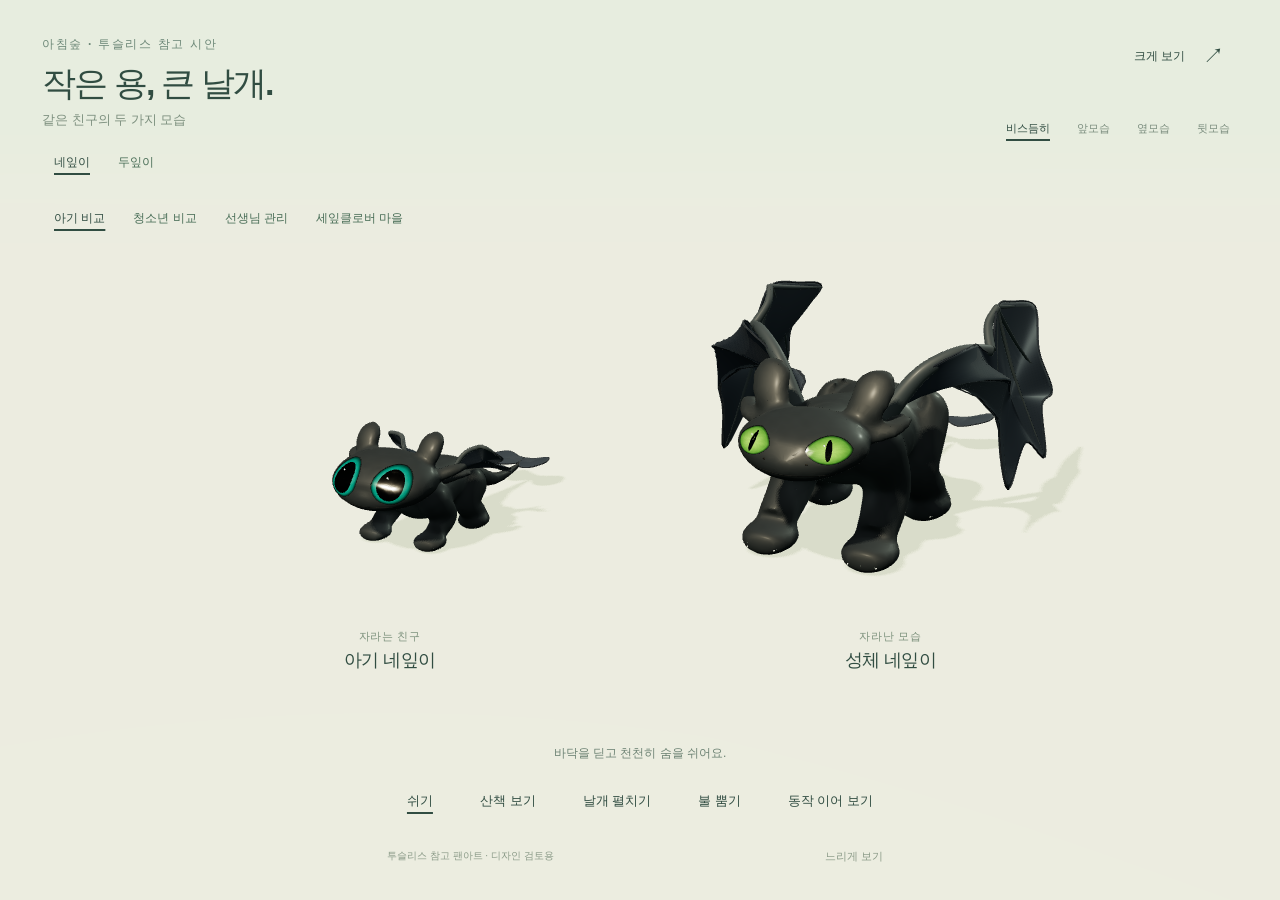
<file: index.html>
<!doctype html>
<html lang="ko">
  <head>
    <meta charset="UTF-8" />
    <meta name="viewport" content="width=device-width, initial-scale=1.0" />
    <meta name="theme-color" content="#e7eddf" />
    <title>아침숲 · 투슬리스 참고 시안</title>
    <script type="module" crossorigin src="/assets/review-CbpDLfbZ.js"></script>
    <link rel="modulepreload" crossorigin href="/assets/style-B0EQ9ZNn.js">
    <link rel="modulepreload" crossorigin href="/assets/locomotion-C21QtTsN.js">
    <link rel="modulepreload" crossorigin href="/assets/fireBreathEffect-CRPmbxVK.js">
    <link rel="stylesheet" crossorigin href="/assets/style-PFVffYE_.css">
  </head>
  <body>
    <main id="review" aria-label="아기 용과 최종 용 3D 디자인 비교">
      <canvas
        id="scene"
        aria-label="실제 3D 용의 움직임을 보여주는 장면"
      ></canvas>
      <header class="topbar">
        <div>
          <span id="design-title" class="eyebrow"
            >아침숲 · 투슬리스 참고 시안</span
          >
          <h1>작은 용, 큰 날개.</h1>
          <p>같은 친구의 두 가지 모습</p>
          <nav class="style-switcher" aria-label="용 디자인 선택">
            <a href="/?style=night" data-style="night">네잎이</a>
            <a href="/?style=sun" data-style="sun">두잎이</a>
          </nav>
          <nav class="style-switcher" aria-label="성장 단계 비교">
            <a href="/?stage=baby" data-stage="baby">아기 비교</a>
            <a href="/?stage=teen" data-stage="teen">청소년 비교</a>
            <a id="kiosk-link" href="/kiosk.html">선생님 관리</a>
            <a id="village-link" href="/village.html">세잎클로버 마을</a>
          </nav>
        </div>
        <button id="fullscreen" class="quiet" aria-label="전체 화면으로 보기">
          크게 보기 <span aria-hidden="true">↗</span>
        </button>
      </header>
      <nav class="view-controls" aria-label="캐릭터를 보는 방향">
        <button data-angle="threeQuarter" aria-pressed="true">비스듬히</button>
        <button data-angle="front" aria-pressed="false">앞모습</button>
        <button data-angle="side" aria-pressed="false">옆모습</button>
        <button data-angle="back" aria-pressed="false">뒷모습</button>
      </nav>
      <div id="baby-label" class="character-label">
        <span>자라는 친구</span><strong id="baby-name">아기 용</strong>
      </div>
      <div id="final-label" class="character-label">
        <span>자라난 모습</span><strong id="final-name">성체 용</strong>
      </div>
      <div id="loading" role="status">
        <span class="loading-dot"></span>두 친구를 불러오는 중…
      </div>
      <div id="error" role="alert" hidden>
        <strong>캐릭터를 불러오지 못했어요.</strong>
        <p id="error-detail"></p>
        <button id="retry">다시 불러오기</button>
      </div>
      <footer class="bottom-ui">
        <div id="motion-caption" aria-live="polite">
          바닥을 딛고 천천히 숨을 쉬어요.
        </div>
        <nav class="actions" aria-label="캐릭터 동작">
          <button id="idle" aria-pressed="true">쉬기</button>
          <button id="walk" aria-pressed="false">산책 보기</button>
          <button id="wings" aria-pressed="false">날개 펼치기</button>
          <button id="fire" aria-pressed="false">불 뿜기</button>
          <button id="sequence" aria-pressed="false">동작 이어 보기</button>
        </nav>
        <div class="review-meta">
          <span id="design-notice">투슬리스 참고 팬아트 · 디자인 검토용</span
          ><button id="slow" class="text-button" aria-pressed="false">
            느리게 보기
          </button>
        </div>
      </footer>
    </main>
  </body>
</html>
</file>
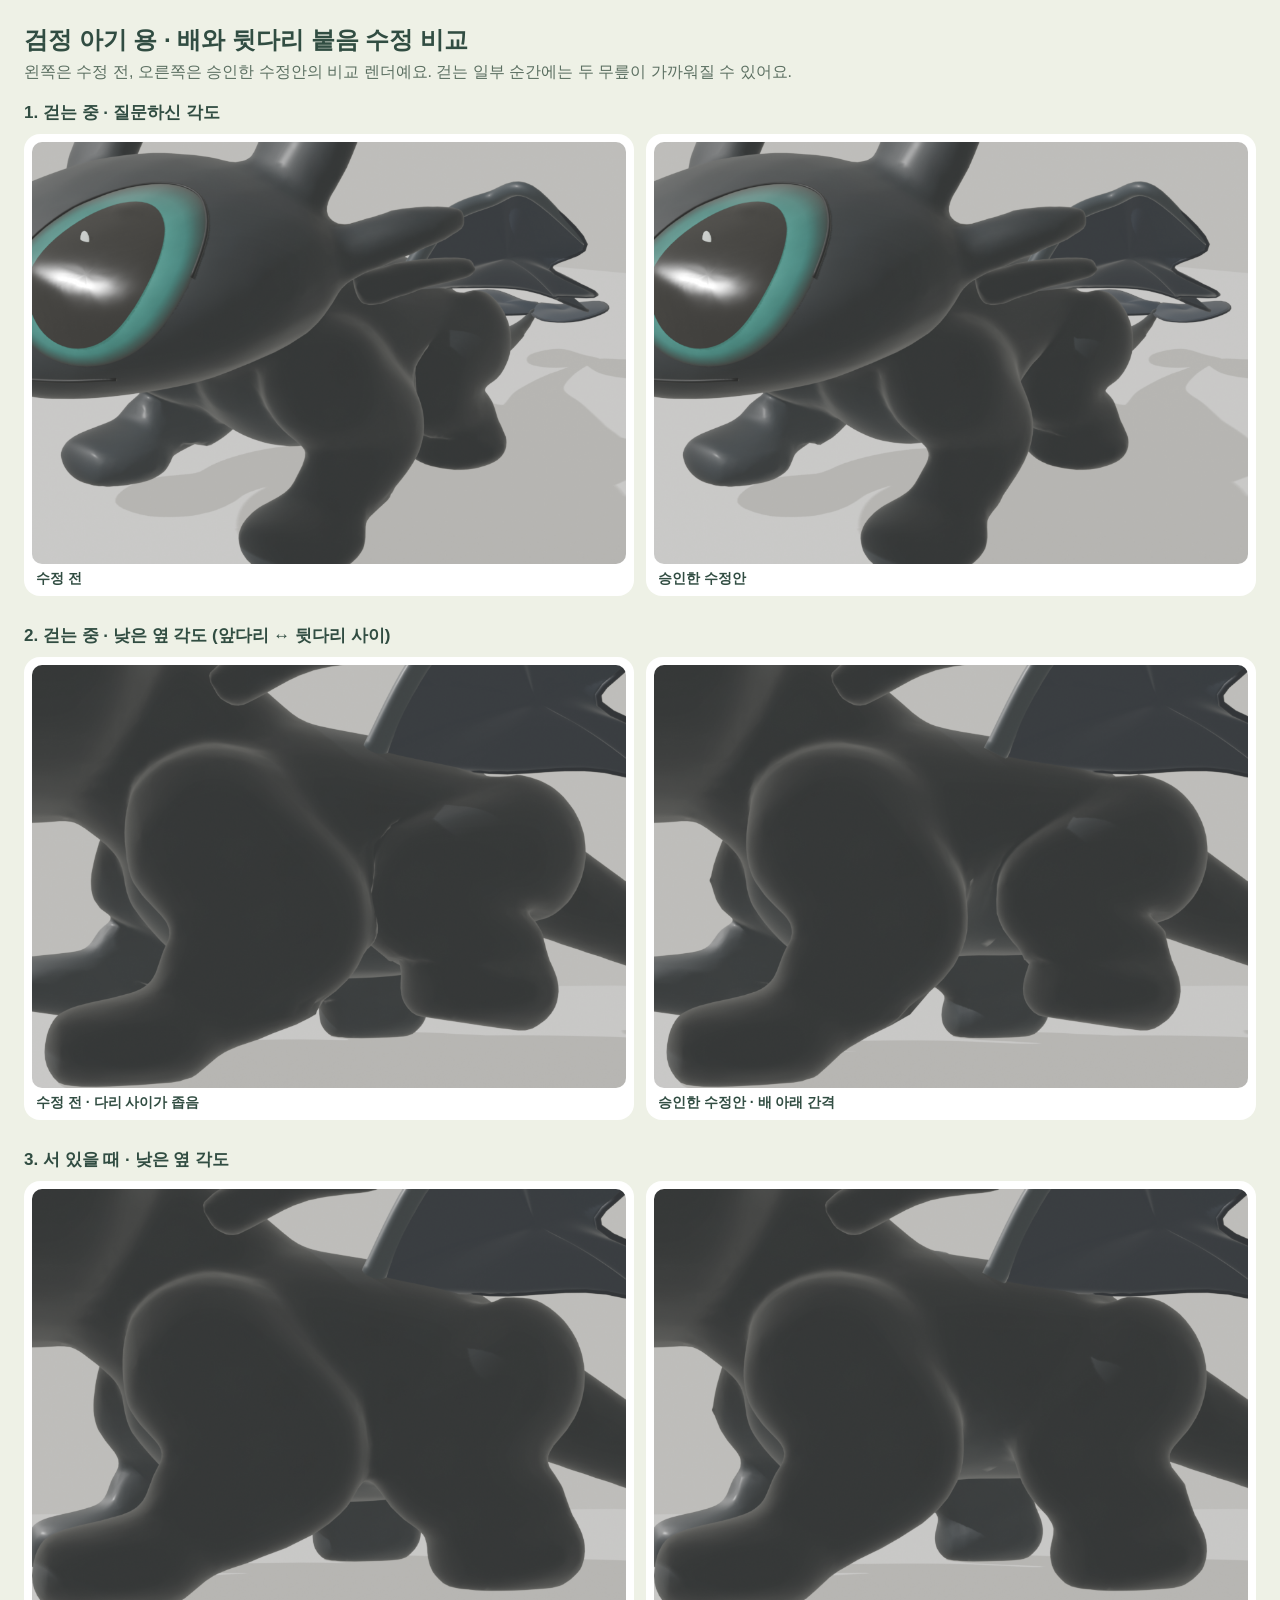
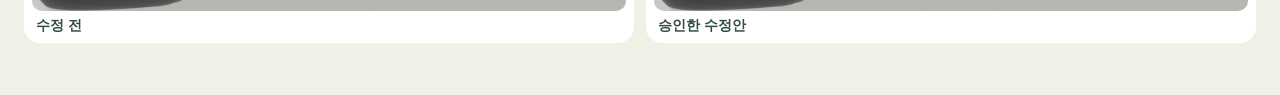
<file: review/belly/index.html>
<!doctype html>
<html lang="ko"><head><meta charset="utf-8"><meta name="viewport" content="width=device-width,initial-scale=1">
<title>검정 아기 용 배·뒷다리 비교</title>
<style>
body{margin:0;padding:24px;font-family:"Apple SD Gothic Neo",sans-serif;background:#eef1e6;color:#314d42}
h1{font-size:24px;margin:0 0 6px}p{margin:0 0 18px;color:#5b6f61}
section{margin-bottom:28px}h2{font-size:17px;margin:0 0 10px}
.pair{display:grid;grid-template-columns:1fr 1fr;gap:12px}
figure{margin:0;background:#fff;border-radius:16px;padding:8px}
img{width:100%;border-radius:10px;display:block}
figcaption{font-size:14px;font-weight:700;padding:6px 4px 0}
</style></head><body>
<h1>검정 아기 용 · 배와 뒷다리 붙음 수정 비교</h1>
<p>왼쪽은 수정 전, 오른쪽은 승인한 수정안의 비교 렌더예요. 걷는 일부 순간에는 두 무릎이 가까워질 수 있어요.</p>
<section><h2>1. 걷는 중 · 질문하신 각도</h2><div class="pair">
<figure><img src="flank-before-threequarter-0.4.png" alt="수정 전 아기 용의 앞쪽 걷기 모습"><figcaption>수정 전</figcaption></figure>
<figure><img src="flank-b-threequarter-0.4.png" alt="승인한 아기 용의 앞쪽 걷기 모습"><figcaption>승인한 수정안</figcaption></figure></div></section>
<section><h2>2. 걷는 중 · 낮은 옆 각도 (앞다리 ↔ 뒷다리 사이)</h2><div class="pair">
<figure><img src="flank-before-low-0.4.png" alt="수정 전 다리 사이가 좁은 걷기 모습"><figcaption>수정 전 · 다리 사이가 좁음</figcaption></figure>
<figure><img src="flank-b-low-0.4.png" alt="수정안의 배 아래 간격이 드러난 걷기 모습"><figcaption>승인한 수정안 · 배 아래 간격</figcaption></figure></div></section>
<section><h2>3. 서 있을 때 · 낮은 옆 각도</h2><div class="pair">
<figure><img src="idle-before-low-0.0.png" alt="수정 전 아기 용의 서 있는 모습"><figcaption>수정 전</figcaption></figure>
<figure><img src="idle-b-low-0.0.png" alt="승인한 아기 용의 서 있는 모습"><figcaption>승인한 수정안</figcaption></figure></div></section>
</body></html>
</file>
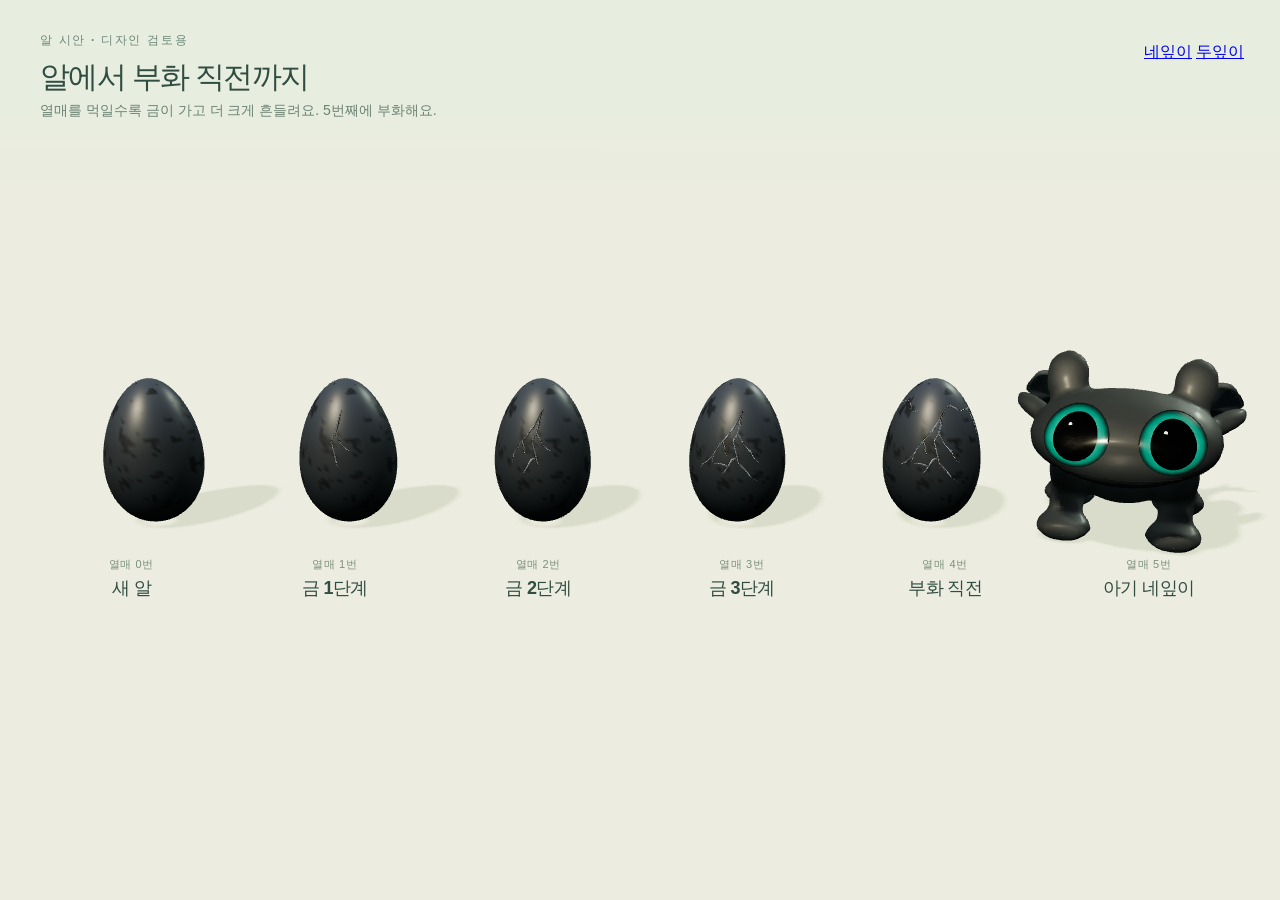
<file: egg.html>
<!doctype html>
<html lang="ko">
  <head>
    <meta charset="UTF-8" />
    <meta name="viewport" content="width=device-width, initial-scale=1.0" />
    <meta name="theme-color" content="#cfe3b4" />
    <title>알 시안 · 아침숲</title>
    <script type="module" crossorigin src="/assets/egg-CIjKZ4kS.js"></script>
    <link rel="modulepreload" crossorigin href="/assets/style-B0EQ9ZNn.js">
    <link rel="modulepreload" crossorigin href="/assets/locomotion-C21QtTsN.js">
    <link rel="modulepreload" crossorigin href="/assets/growth-DF9vfQNn.js">
    <link rel="modulepreload" crossorigin href="/assets/egg-9T8WJPQg.js">
    <link rel="stylesheet" crossorigin href="/assets/style-PFVffYE_.css">
    <link rel="stylesheet" crossorigin href="/assets/egg-YTzlJjcA.css">
  </head>
  <body>
    <main id="egg-review">
      <canvas id="scene" aria-label="열매를 0번부터 4번까지 먹인 알"></canvas>
      <header class="egg-top">
        <div>
          <span class="eyebrow">알 시안 · 디자인 검토용</span>
          <h1 id="egg-title">알에서 부화 직전까지</h1>
          <p>열매를 먹일수록 금이 가고 더 크게 흔들려요. 5번째에 부화해요.</p>
        </div>
        <nav class="style-switcher" aria-label="용 디자인 선택">
          <a href="/egg.html?style=night" data-style="night">네잎이</a>
          <a href="/egg.html?style=sun" data-style="sun">두잎이</a>
        </nav>
      </header>
      <div id="egg-labels" aria-hidden="true"></div>
      <div id="loading" role="status">
        <span class="loading-dot"></span>알을 불러오는 중…
      </div>
      <div id="error" role="alert" hidden>
        <strong>알 시안을 불러오지 못했어요.</strong>
        <p id="error-detail"></p>
      </div>
    </main>
  </body>
</html>
</file>
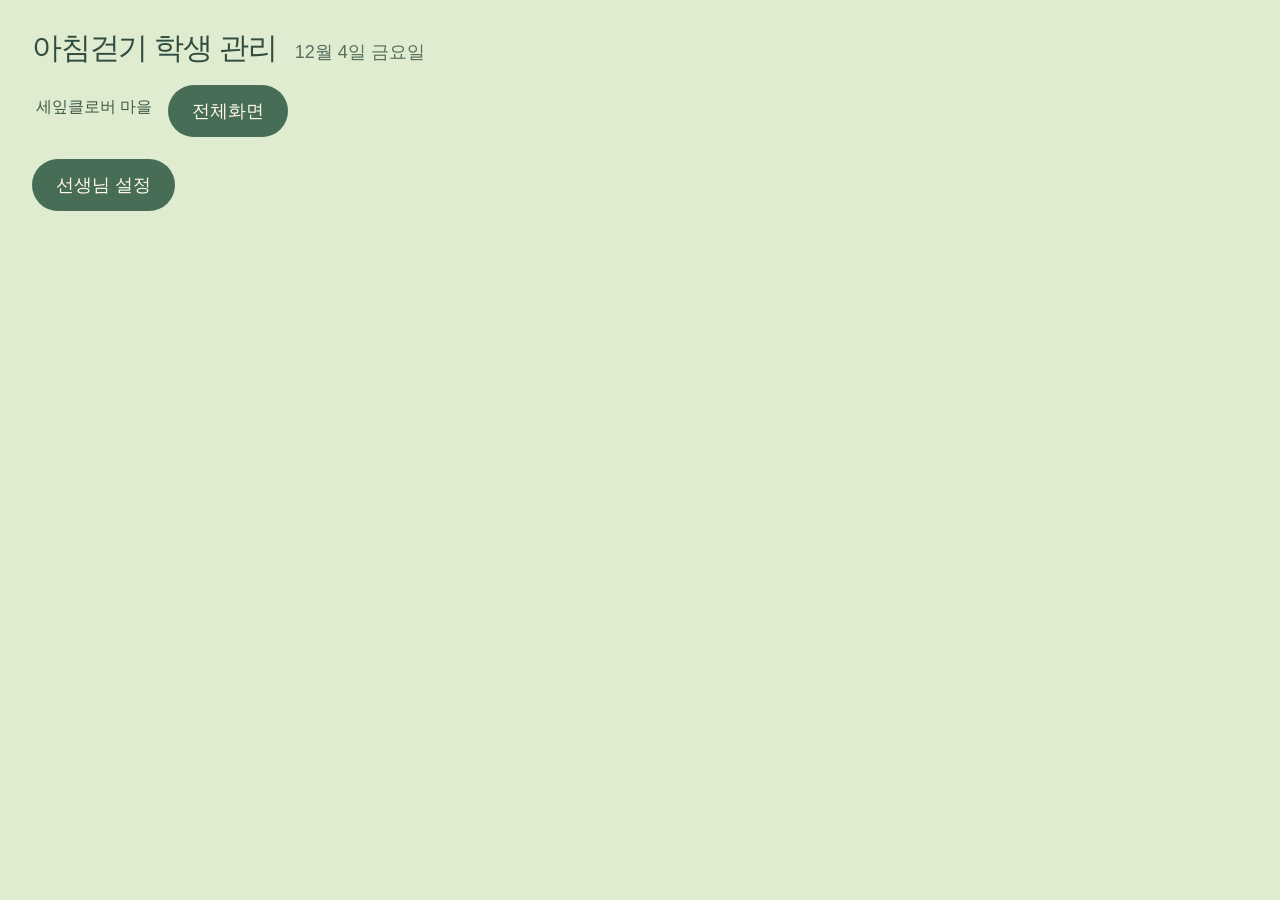
<file: kiosk.html>
<!doctype html>
<html lang="ko">
  <head>
    <meta charset="UTF-8" />
    <meta name="viewport" content="width=device-width, initial-scale=1.0" />
    <meta name="theme-color" content="#cfe3b4" />
    <link rel="manifest" href="/manifest.webmanifest" />
    <link rel="icon" href="/icon-192.png" />
    <title>아침걷기 학생 관리</title>
    <script type="module" crossorigin src="/assets/kiosk-Bw744DFD.js"></script>
    <link rel="modulepreload" crossorigin href="/assets/style-B0EQ9ZNn.js">
    <link rel="modulepreload" crossorigin href="/assets/growth-DF9vfQNn.js">
    <link rel="modulepreload" crossorigin href="/assets/fullscreen-B12VXABH.js">
    <link rel="stylesheet" crossorigin href="/assets/style-PFVffYE_.css">
    <link rel="stylesheet" crossorigin href="/assets/kiosk-B1FqvPnI.css">
  </head>
  <body>
    <main id="kiosk">
      <header class="kiosk-top">
        <h1>아침걷기 학생 관리</h1>
        <p id="kiosk-date"></p>
      </header>
      <nav class="kiosk-links" aria-label="아침숲 화면">
        <a id="village-link" href="/village.html">세잎클로버 마을</a>
        <button id="fullscreen-toggle" class="kiosk-link" type="button" hidden>
          전체화면
        </button>
      </nav>

      <section id="teacher-landing" aria-label="선생님 관리 시작">
        <button id="teacher-open" type="button">선생님 설정</button>
      </section>

      <div id="pin" class="kiosk-dialog" hidden>
        <form
          id="pin-form"
          class="dialog-card"
          role="dialog"
          aria-modal="true"
          aria-labelledby="pin-title"
        >
          <h2 id="pin-title">선생님 비밀번호</h2>
          <p id="pin-guide"></p>
          <input
            id="pin-input"
            type="password"
            inputmode="numeric"
            autocomplete="off"
            maxlength="8"
            aria-labelledby="pin-title"
          />
          <input
            id="pin-again"
            type="password"
            inputmode="numeric"
            autocomplete="off"
            maxlength="8"
            aria-label="비밀번호 한 번 더"
            placeholder="한 번 더 입력"
            hidden
          />
          <p id="pin-error" role="alert"></p>
          <button id="recovery-open" type="button" class="quiet">
            비밀번호를 잊었어요
          </button>
          <div class="dialog-actions">
            <button id="pin-cancel" type="button" class="quiet">취소</button>
            <button type="submit">확인</button>
          </div>
        </form>
      </div>

      <div id="recovery" class="kiosk-dialog" hidden>
        <form
          id="recovery-form"
          class="dialog-card"
          role="dialog"
          aria-modal="true"
          aria-labelledby="recovery-title"
        >
          <h2 id="recovery-title">선생님 비밀번호 복구</h2>
          <p>저장한 복구 코드가 필요해요. 학생 기록은 지워지지 않아요.</p>
          <p class="kiosk-help">
            코드가 없으면 우회할 수 없어요. 현재 브라우저 기록은 지우지 말고,
            따로 보관한 백업을 다른 브라우저에서 가져오세요.
          </p>
          <input
            id="recover-code"
            autocomplete="off"
            aria-label="저장한 복구 코드"
            placeholder="저장한 복구 코드"
          />
          <input
            id="recover-pin"
            type="password"
            inputmode="numeric"
            maxlength="8"
            autocomplete="off"
            aria-label="복구할 새 비밀번호"
            placeholder="새 비밀번호"
          />
          <input
            id="recover-again"
            type="password"
            inputmode="numeric"
            maxlength="8"
            autocomplete="off"
            aria-label="복구할 새 비밀번호 한 번 더"
            placeholder="새 비밀번호 한 번 더"
          />
          <p id="recovery-error" role="alert"></p>
          <div class="dialog-actions">
            <button id="recovery-cancel" type="button" class="quiet">
              취소
            </button>
            <button type="submit">비밀번호 복구</button>
          </div>
        </form>
      </div>

      <section id="teacher-view" hidden aria-label="선생님 화면">
        <div class="teacher-head">
          <div class="teacher-tabs" role="tablist" aria-label="관리 메뉴">
            <button
              id="tab-today"
              type="button"
              role="tab"
              aria-controls="panel-today"
              aria-selected="true"
            >
              오늘
            </button>
            <button
              id="tab-students"
              type="button"
              role="tab"
              aria-controls="panel-students"
              aria-selected="false"
            >
              학생
            </button>
            <button
              id="tab-settings"
              type="button"
              role="tab"
              aria-controls="panel-settings"
              aria-selected="false"
            >
              설정
            </button>
          </div>
          <button id="teacher-close" type="button">잠그고 나가기</button>
        </div>
        <p id="backup-reminder" hidden>
          <span id="backup-reminder-text"></span>
          <button id="backup-now" type="button" class="quiet">지금 백업</button>
        </p>
        <p class="teacher-status">
          <span id="teacher-error" role="alert"></span>
          <span id="teacher-done" role="status"></span>
          <button id="undo" type="button" class="quiet" hidden>되돌리기</button>
        </p>

        <section
          id="panel-today"
          class="teacher-panel"
          role="tabpanel"
          aria-labelledby="tab-today"
        >
          <div class="today-head">
            <label class="today-date"
              >날짜 <input id="today-date" type="date"
            /></label>
            <p id="today-summary"></p>
          </div>
          <p id="today-note" class="kiosk-help"></p>
          <table id="today-table">
            <thead>
              <tr>
                <th>번호</th>
                <th>이름</th>
                <th>열매</th>
                <th><span class="sr-only">대신 주기</span></th>
              </tr>
            </thead>
            <tbody></tbody>
          </table>
        </section>

        <section
          id="panel-students"
          class="teacher-panel"
          role="tabpanel"
          aria-labelledby="tab-students"
          hidden
        >
          <form id="roster-form">
            <label for="roster-input" class="field-title">명단 추가</label>
            <p class="kiosk-help">
              한 줄에 <strong>번호 이름 누적 열매</strong>를 적어요. 열매는
              생략해도 돼요. 이름 아래에서 친구를 바꿀 수 있어요.
            </p>
            <textarea
              id="roster-input"
              rows="5"
              spellcheck="false"
              placeholder="1 김하늘&#10;2 이바다 12"
            ></textarea>
            <button type="submit">명단 추가</button>
          </form>
          <table id="teacher-table">
            <thead>
              <tr>
                <th>번호</th>
                <th>이름</th>
                <th>누적 열매</th>
                <th>단계</th>
                <th>내 용</th>
                <th><span class="sr-only">보관</span></th>
              </tr>
            </thead>
            <tbody></tbody>
          </table>
          <details id="archived-students" hidden>
            <summary id="archived-summary"></summary>
            <ul id="archived-list"></ul>
          </details>
        </section>

        <section
          id="panel-settings"
          class="teacher-panel"
          role="tabpanel"
          aria-labelledby="tab-settings"
          hidden
        >
          <section aria-labelledby="goal-title">
            <h3 id="goal-title">최종 진화</h3>
            <form id="goal-form" class="teacher-row">
              <label class="goal-label"
                >최종 진화까지 열매
                <input
                  id="goal-input"
                  type="number"
                  min="10"
                  max="300"
                  step="1"
                  inputmode="numeric"
                />개</label
              >
              <button id="goal-save" type="submit">저장</button>
            </form>
            <p id="goal-preview" class="kiosk-help"></p>
            <p class="kiosk-help">
              이미 자란 용이 작아지는 변경은 저장되지 않아요.
            </p>
          </section>
          <section aria-labelledby="weekly-goal-title">
            <h3 id="weekly-goal-title">우리 반 주간 선물</h3>
            <form id="daily-goal-form" class="teacher-row">
              <label class="goal-label"
                >하루 기준 열매
                <input
                  id="daily-goal-input"
                  type="number"
                  min="1"
                  max="999"
                  step="1"
                  inputmode="numeric"
                />개
              </label>
              <button id="daily-goal-save" type="submit">하루 기준 저장</button>
            </form>
            <p class="kiosk-help">
              하루 기준 × 이번 주 실제로 열매를 먹은 평일 수가 오늘까지
              목표예요. 한 주에 선물 하나를 순서대로 받고, 이미 받은 선물은 계속
              남아요.
            </p>
            <p id="weekly-settings-summary" class="kiosk-help"></p>
            <p id="decor-history-empty" class="kiosk-help">
              아직 받은 마을 선물이 없어요.
            </p>
            <ul id="decor-history" aria-label="마을 선물 해금 이력"></ul>
          </section>
          <section aria-labelledby="backup-title">
            <h3 id="backup-title">기록 백업과 복원</h3>
            <p class="kiosk-help">
              기록은 이 태블릿 브라우저에만 있어요. 백업 파일은 태블릿 밖에
              보관해 주세요. <span id="backup-last"></span>
            </p>
            <button id="backup-save" type="button">기록 백업 저장</button>
            <button id="backup-damaged" type="button" class="quiet" hidden>
              손상된 원본 따로 저장
            </button>
            <label class="backup-label"
              >백업 파일 선택
              <input
                id="backup-file"
                type="file"
                accept=".json,application/json"
            /></label>
            <p id="backup-preview" role="status"></p>
            <button id="backup-restore" type="button" disabled>
              선택한 백업으로 복원
            </button>
          </section>
          <section aria-labelledby="pin-change-title">
            <h3 id="pin-change-title">선생님 비밀번호</h3>
            <form id="change-pin" class="teacher-row">
              <input
                id="new-pin"
                type="password"
                inputmode="numeric"
                autocomplete="off"
                maxlength="8"
                placeholder="새 비밀번호"
                aria-label="새 비밀번호"
              />
              <input
                id="new-pin-again"
                type="password"
                inputmode="numeric"
                autocomplete="off"
                maxlength="8"
                placeholder="한 번 더 입력"
                aria-label="새 비밀번호 한 번 더"
              />
              <button type="submit">비밀번호 바꾸기</button>
            </form>
            <p class="kiosk-help">
              새 복구 코드를 만들면 이전 코드는 쓸 수 없어요. 2분 동안 조작이
              없으면 이 화면은 잠겨요.
            </p>
            <button id="recovery-create" type="button" class="quiet">
              새 복구 코드 만들기
            </button>
            <output id="recovery-code"></output>
            <button id="recovery-save" type="button" hidden>
              복구 코드 파일 저장
            </button>
          </section>
        </section>
      </section>

      <div id="kiosk-error" role="alert" hidden>
        <strong>학생 기록을 열 수 없어요.</strong>
        <p id="kiosk-error-detail"></p>
        <p>
          기록은 지우지 않았어요. 선생님 화면에서 손상된 원본을 저장한 뒤
          백업으로 복원하세요.
        </p>
      </div>
    </main>
  </body>
</html>
</file>
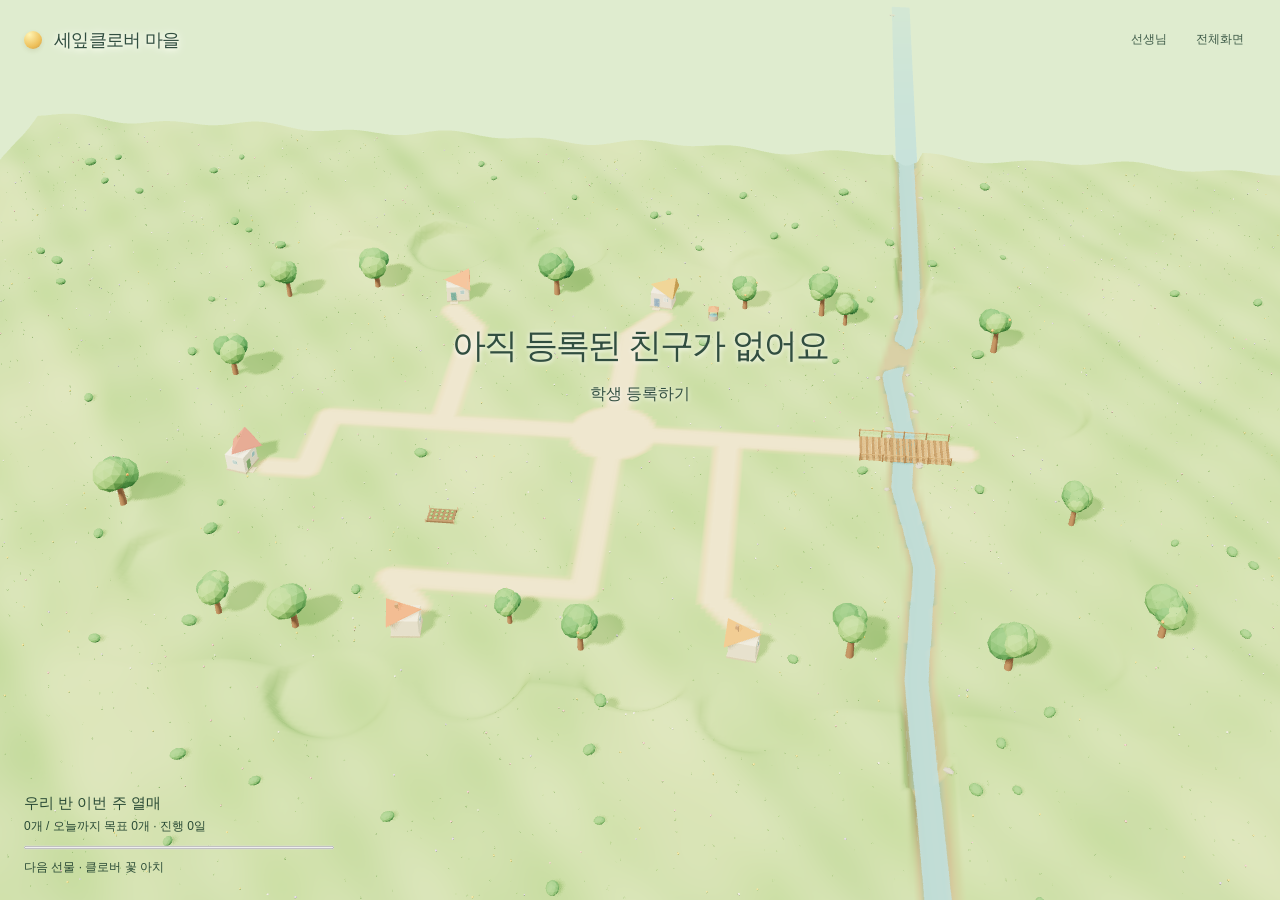
<file: village.html>
<!doctype html>
<html lang="ko">
  <head>
    <meta charset="UTF-8" />
    <meta
      name="viewport"
      content="width=device-width, initial-scale=1.0, viewport-fit=cover"
    />
    <meta name="theme-color" content="#cfe3b4" />
    <link rel="manifest" href="/manifest.webmanifest" />
    <link rel="icon" href="/icon-192.png" />
    <title>세잎클로버 마을</title>
    <script type="module" crossorigin src="/assets/village-CE---vu9.js"></script>
    <link rel="modulepreload" crossorigin href="/assets/style-B0EQ9ZNn.js">
    <link rel="modulepreload" crossorigin href="/assets/locomotion-C21QtTsN.js">
    <link rel="modulepreload" crossorigin href="/assets/fireBreathEffect-CRPmbxVK.js">
    <link rel="modulepreload" crossorigin href="/assets/growth-DF9vfQNn.js">
    <link rel="modulepreload" crossorigin href="/assets/fullscreen-B12VXABH.js">
    <link rel="modulepreload" crossorigin href="/assets/egg-9T8WJPQg.js">
    <link rel="stylesheet" crossorigin href="/assets/style-PFVffYE_.css">
    <link rel="stylesheet" crossorigin href="/assets/village-b-e1LPyD.css">
  </head>
  <body>
    <main id="village" aria-label="우리 반 학생들의 알과 용이 자라는 3D 마을">
      <canvas id="scene" aria-label="용들이 걷고 쉬는 3D 마을"></canvas>
      <div id="labels" aria-label="주민 이름"></div>
      <header class="village-top">
        <div class="village-bar">
          <div class="village-chip">
            <span class="sun-dot" aria-hidden="true"></span>
            <strong>세잎클로버 마을</strong>
          </div>
          <nav class="style-switcher" aria-label="마을 메뉴">
            <a href="/village.html?style=night" data-style="night" hidden
              >네잎이</a
            >
            <a href="/village.html?style=sun" data-style="sun" hidden>두잎이</a>
            <a id="kiosk-link" href="/kiosk.html">선생님</a>
            <button id="fullscreen-toggle" type="button" hidden>
              전체화면
            </button>
          </nav>
        </div>
        <nav
          id="demo-controls"
          class="growth-switcher style-switcher"
          aria-label="예시 마을의 자란 친구 수"
          hidden
        >
          <a href="/village.html?grown=0" data-grown="0">모두 아기</a>
          <a href="/village.html?grown=8" data-grown="8">아기 14 · 성체 8</a>
          <a href="/village.html?grown=22" data-grown="22">모두 성체</a>
        </nav>
        <aside id="preview-banner" hidden role="note">
          <p>
            <strong>체험 · 무제한 열매 · 저장 안 됨</strong>
            <span>새로고침하면 처음부터</span>
          </p>
          <a id="preview-exit" href="/village.html">실제 마을로</a>
        </aside>
        <div class="class-info">
          <p id="class-summary"></p>
          <p id="class-message" role="status"></p>
          <div id="initial-growth-controls" hidden>
            <button id="initial-growth-start" type="button" disabled>
              첫 성장 보기
            </button>
          </div>
          <p id="demo-note" hidden>체험 · 무제한 열매 · 저장 안 됨</p>
          <p id="fruit-rule">걷고 와서 열매 주기 · 평일 7시~자정, 하루 1개</p>
          <nav id="paging" hidden aria-label="학생 페이지">
            <a id="page-prev" href="#">이전 친구들</a>
            <span id="page-status"></span>
            <a id="page-next" href="#">다음 친구들</a>
          </nav>
        </div>
      </header>
      <section id="empty-class" hidden>
        <h1>아직 등록된 친구가 없어요</h1>
        <a id="empty-kiosk-link" href="/kiosk.html">학생 등록하기</a>
      </section>
      <button id="back" type="button" hidden aria-label="마을로 돌아가기">
        <span aria-hidden="true">‹</span> 마을로
      </button>
      <section id="weekly-reward" aria-label="우리 반 주간 열매">
        <strong>우리 반 이번 주 열매</strong>
        <p id="weekly-summary"></p>
        <progress
          id="weekly-progress"
          aria-label="우리 반 이번 주 열매"
          max="1"
          value="0"
        ></progress>
        <p id="weekly-gift"></p>
        <p id="weekly-celebration" role="status" aria-live="polite"></p>
        <p id="weekly-error" role="alert"></p>
      </section>
      <button id="preview-breath" type="button" hidden>불 뿜기 체험</button>
      <button id="choose-character" type="button" hidden>친구 고르기</button>
      <div id="fruit-control" hidden>
        <button
          id="feed-fruit"
          type="button"
          aria-label="햇살 열매: 끌어 놓거나 눌러서 주기"
        >
          <span class="sun-fruit" aria-hidden="true"></span>
          <span id="fruit-allowance" aria-hidden="true">1</span>
        </button>
        <span id="fruit-caption">열매 주기</span>
      </div>
      <div id="resident-speech" class="speech-bubble" hidden>
        <p id="feed-message" role="status"></p>
        <p id="feed-error" role="alert" hidden></p>
      </div>
      <div id="feed-drag" class="sun-fruit" hidden aria-hidden="true"></div>
      <div id="feed-mouth" hidden aria-hidden="true"></div>
      <div id="hatch-announcement" class="speech-bubble" role="status" hidden>
        <strong id="hatch-title"></strong>
        <span id="hatch-caption"></span>
      </div>
      <button id="hatch-skip" type="button" hidden>건너뛰기</button>
      <div
        id="evolution-announcement"
        class="speech-bubble"
        role="status"
        hidden
      >
        <strong id="evolution-title"></strong>
        <span id="evolution-caption"></span>
      </div>
      <div id="evolution-reveal-title" aria-hidden="true" hidden>
        <small id="evolution-reveal-name"></small>
        <strong id="evolution-reveal-stage"></strong>
      </div>
      <button id="evolution-skip" type="button" hidden>건너뛰기</button>
      <button id="initial-growth-skip" type="button" hidden>
        전체 성장 건너뛰기
      </button>
      <div id="loading" role="status">
        <span class="loading-dot"></span>마을 친구들을 불러오는 중…
      </div>
      <div id="error" role="alert" hidden>
        <strong>마을을 불러오지 못했어요.</strong>
        <p id="error-detail"></p>
        <button id="retry">다시 불러오기</button>
      </div>
    </main>
  </body>
</html>
</file>
<file: assets/style-PFVffYE_.css>
:root{color:#314d42;font-synthesis:none;background:#e7eddf;font-family:Noto Sans KR,Apple SD Gothic Neo,sans-serif;font-size:16px}*{box-sizing:border-box}body{margin:0}button{font:inherit;color:inherit;cursor:pointer;-webkit-tap-highlight-color:transparent;border:0}button:focus-visible,a:focus-visible{outline-offset:5px;outline:3px solid #6d956d}button:disabled{cursor:wait;opacity:.45}[hidden]{display:none!important}#review{width:100%;height:100dvh;min-height:0;position:relative;overflow:hidden}#scene{touch-action:none;width:100%;height:100%;display:block;position:absolute;inset:0}#review .topbar{pointer-events:none;justify-content:space-between;align-items:flex-start;display:flex;position:absolute;top:34px;left:42px;right:38px}#review .topbar button{pointer-events:auto}.style-switcher{pointer-events:auto;gap:4px;margin-top:12px;display:flex}#review .style-switcher{flex-wrap:wrap}#review .style-switcher a{color:#486d56;justify-content:center;align-items:center;min-height:44px;padding:0 12px;font-size:12px;text-decoration:none;display:inline-flex}#review .style-switcher a[aria-current=page]{color:#314d42;text-underline-offset:7px;font-weight:700;text-decoration:underline;text-decoration-thickness:2px}.eyebrow{letter-spacing:.14em;color:#6d8878;font-size:12px;font-weight:600}h1{letter-spacing:-.055em;margin:8px 0 4px;font-size:34px;font-weight:800;line-height:1.35}#review .topbar p{color:#7c8f7e;margin:0;font-size:13px}#review .quiet{background:0 0;align-items:center;gap:18px;min-height:44px;padding:0 18px;font-size:12px;display:flex}#review .quiet span{font-size:21px}#review .view-controls{gap:3px;display:flex;position:absolute;top:106px;right:38px}#review .view-controls button{color:#7b8d7e;background:0 0;min-height:44px;padding:0 12px;font-size:11px}#review .view-controls button[aria-pressed=true]{color:#314d42;text-underline-offset:7px;font-weight:700;text-decoration:underline;text-decoration-thickness:2px}.character-label{pointer-events:none;text-align:center;white-space:nowrap;opacity:0;position:absolute;transform:translate(-50%)}.character-label span{color:#7b907b;letter-spacing:.06em;font-size:11px;display:block}.character-label strong{letter-spacing:-.03em;margin-top:4px;font-size:18px;font-weight:700;display:block}#review .bottom-ui{text-align:center;min-width:530px;position:absolute;bottom:22px;left:50%;transform:translate(-50%)}#motion-caption{color:#6d8374;min-height:18px;margin-bottom:15px;font-size:12px}#review .actions{flex-wrap:wrap;justify-content:center;gap:5px;display:flex}#review .actions button{background:0 0;min-height:45px;padding:0 21px;font-size:13px;font-weight:500}#review .actions button[aria-pressed=true]{color:#314d42;text-underline-offset:7px;font-weight:700;text-decoration:underline;text-decoration-thickness:2px}#review .style-switcher a:hover,#review .quiet:hover,#review .view-controls button:hover,#review .actions button:hover,#review .text-button:hover{color:#314d42;text-underline-offset:7px;text-decoration:underline}#review button:active:not(:disabled){transform:translateY(1px)}#review .review-meta{color:#8a9a87;justify-content:space-between;align-items:center;gap:25px;padding:11px 12px 0;font-size:10px;display:flex}#review .text-button{background:0 0;min-height:44px;padding:5px 10px;font-size:11px}#review .text-button[aria-pressed=true]{color:#314d42;text-underline-offset:7px;font-weight:700;text-decoration:underline;text-decoration-thickness:2px}#loading,#error{max-width:90vw;padding:24px 32px;font-size:14px;position:absolute;top:45%;left:50%;transform:translate(-50%,-50%)}#loading{align-items:center;gap:12px;display:flex}.loading-dot{background:#8bab72;border-radius:50%;width:10px;height:10px;animation:1.3s ease-in-out infinite breathe}#error p{color:#867d65;word-break:break-word;max-width:420px;font-size:12px}#retry{color:#fff;background:#486d56;border-radius:18px;padding:10px 18px;font-size:12px}@keyframes breathe{50%{opacity:.3;transform:scale(.8)}}@media (width<=850px){#review .topbar{top:22px;left:26px;right:22px}h1{font-size:27px}#review .view-controls{top:82px;right:22px}#review .view-controls button{padding:0 9px}#review .bottom-ui{min-width:480px;bottom:14px}#review .actions button{padding:0 16px}.character-label strong{font-size:15px}.character-label span{font-size:10px}}@media (width<=580px){#review .topbar{left:20px}#review .topbar>div{min-width:0}#review .quiet{gap:0;padding:0 14px;font-size:0;position:absolute;top:0;right:0}#review .style-switcher{gap:0}#review .style-switcher a{padding:0 4px;font-size:11px}#review .view-controls{top:258px;left:20px;right:auto}#review .bottom-ui{width:calc(100% - 24px);min-width:0}#review .actions button{min-height:46px;padding:0 10px;font-size:11px}#review .review-meta{gap:8px;font-size:9px}#review .topbar p{font-size:11px}}@media (height<=540px) and (width>=581px){#review .topbar{top:12px;left:20px;right:20px}#review h1{margin:4px 0;font-size:22px}#review .style-switcher{margin-top:2px}#review .view-controls{top:64px;right:20px}#review .bottom-ui{min-width:0;bottom:8px;left:20px;right:20px;transform:none}#review #motion-caption{text-align:left;margin:0;position:absolute;bottom:58px;left:0}#review .actions{margin-right:160px}#review .review-meta{flex-direction:column;gap:0;width:150px;padding-top:0;position:absolute;bottom:0;right:0}}
</file>
<file: assets/egg-YTzlJjcA.css>
#egg-review{width:100%;height:100dvh;min-height:540px;position:relative;overflow:hidden}.egg-top{pointer-events:none;justify-content:space-between;align-items:flex-start;display:flex;position:absolute;top:30px;left:40px;right:36px}.egg-top h1{font-size:30px}.egg-top p{color:#6d8374;margin:0;font-size:14px}#egg-labels{pointer-events:none;position:absolute;inset:0}.egg-label{opacity:1}
</file>
<file: assets/kiosk-B1FqvPnI.css>
#kiosk{background:#dfeccf;min-height:100dvh;padding:28px 32px 40px}.kiosk-top{flex-wrap:wrap;align-items:baseline;gap:18px;display:flex}.kiosk-links{flex-wrap:wrap;gap:12px;margin-top:16px;display:flex}.kiosk-links a,.kiosk-link{color:#3e5a49;min-height:44px;padding:12px 4px;font-weight:600;text-decoration:none;display:inline-block}button.kiosk-link{box-shadow:none;font:inherit;cursor:pointer;background:0 0;border:0;font-weight:600}.kiosk-links a:hover,.kiosk-link:hover{text-underline-offset:6px;text-decoration:underline}.kiosk-top h1{letter-spacing:-.04em;margin:0;font-size:30px}#kiosk-date{color:#577060;margin:0;font-size:18px}#kiosk #teacher-close{color:#3e5a49;text-underline-offset:5px;background:0 0;min-height:44px;padding:0 8px;font-size:14px;font-weight:600;text-decoration:underline}#teacher-landing{margin:22px 0 18px}.kiosk-dialog{z-index:20;background:#e7eddff5;place-items:center;padding:16px;display:grid;position:fixed;inset:0}.dialog-card{text-align:left;width:min(560px,100%);min-width:0;max-height:calc(100dvh - 32px);padding:30px 32px;overflow-y:auto}.dialog-card h2{letter-spacing:-.04em;margin:0 0 10px;font-size:28px}.dialog-card p{margin:0 0 10px;font-size:18px}.dialog-card input{width:100%;font:inherit;text-align:center;border:2px solid #c9d8bd;border-radius:14px;margin:10px 0;padding:12px 14px;font-size:22px;display:block}.dialog-actions{flex-wrap:wrap;justify-content:flex-end;gap:12px;margin-top:18px;display:flex}#kiosk button{color:#fff9e5;background:#486d56;border-radius:26px;min-height:52px;padding:0 24px;font-size:18px;font-weight:600}#kiosk button.quiet:not(#teacher-open){color:#3e5a49;text-underline-offset:5px;background:0 0;border:0;border-radius:0;padding:0 4px;text-decoration:underline}#pin-error,#teacher-error,#recovery-error{color:#b04a35;min-height:1.4em;font-size:15px}#teacher-view{border-top:1px solid #b5c8a9;margin-top:24px;padding:24px 0}.teacher-head{flex-wrap:wrap;justify-content:space-between;align-items:center;gap:12px;display:flex}.teacher-head h2{margin:0}.teacher-row{flex-wrap:wrap;gap:10px;margin-top:16px;display:flex}.teacher-row label{gap:4px;font-size:14px;font-weight:600;display:grid}.teacher-row input,#teacher-table input,#teacher-table select{min-width:0;max-width:100%;font:inherit;border:2px solid #c9d8bd;border-radius:12px;padding:10px 12px}#teacher-table input{width:96px}#teacher-table input.number-field{width:72px}#teacher-table input[type=text]{width:160px}#teacher-table .character-field{color:#314d42;width:160px;margin-top:6px;font-size:14px;display:block}#archived-students{max-width:760px;margin-top:12px}#archived-students summary{color:#3e5a49;cursor:pointer;width:fit-content;min-height:44px;font-weight:700}#archived-students summary::marker{content:"↓ "}#archived-students[open] summary::marker{content:"↑ "}#archived-list{margin:8px 0 12px;padding:0;list-style:none}#archived-list li{border-bottom:1px solid #b5c8a9;justify-content:space-between;align-items:center;gap:12px;padding:4px 8px;display:flex}#teacher-table .kiosk-link{text-underline-offset:5px;text-decoration:underline}#kiosk-error{color:#8a3a28;border-top:1px solid #b04a35;margin-top:40px;padding:24px 0}.kiosk-help{color:#496450;line-height:1.65}.teacher-panel>section+section{border-top:1px solid #b5c8a9;margin-top:28px;padding-top:16px}.teacher-panel h3{margin:0 0 8px;font-size:20px}.sr-only{clip:rect(0 0 0 0);white-space:nowrap;width:1px;height:1px;position:absolute;overflow:hidden}.teacher-tabs{gap:22px;display:flex}#kiosk .teacher-tabs button[role=tab]:not(#teacher-open){color:#577060;background:0 0;border:0;border-radius:0;min-height:48px;padding:0 2px;font-size:22px;font-weight:600}#kiosk .teacher-tabs button[aria-selected=true]:not(#teacher-open){color:#253d31;text-underline-offset:9px;font-weight:800;text-decoration:underline;text-decoration-thickness:3px}.teacher-status{flex-wrap:wrap;align-items:center;gap:4px 12px;min-height:44px;margin:8px 0;display:flex}#teacher-done{color:#314d42;font-weight:600}.teacher-status>span:empty{display:none}#backup-reminder{color:#7a5214;border-left:3px solid #c98a2e;flex-wrap:wrap;align-items:center;gap:4px 12px;margin:12px 0 0;padding-left:10px;font-weight:600;display:flex}#backup-reminder[hidden]{display:none}.today-head{flex-wrap:wrap;align-items:center;gap:8px 24px;display:flex}.today-date{font-weight:700}#today-date{font:inherit;border:2px solid #c9d8bd;border-radius:12px;margin-left:8px;padding:10px 12px}#today-summary{color:#496450;margin:0;font-size:18px;font-weight:600}#today-note:empty{display:none}#today-table,#teacher-table{border-collapse:collapse;width:100%;max-width:760px;margin:8px 0 12px}:is(#today-table,#teacher-table) :is(th,td){text-align:left;border-bottom:1px solid #b5c8a9;padding:6px 8px}:is(#today-table,#teacher-table) th{color:#577060;white-space:nowrap;font-size:14px;font-weight:600}#today-table td:first-child,#today-table th:first-child{color:#577060;width:3.5em}#today-table tr[data-fed=false] td:nth-child(2){font-weight:700}.fruit-dot{vertical-align:-1px;border:2px solid #8aa37a;border-radius:50%;width:12px;height:12px;margin-right:8px;display:inline-block}tr[data-fed=true] .fruit-dot{background:#f0a04a;border-color:#e08a2c}#kiosk button.row-action:not(#teacher-open){min-height:44px;padding:0 4px;font-size:16px}.field-title{font-size:20px;font-weight:700;display:block}#roster-input{width:min(520px,100%);font:inherit;border:2px solid #c9d8bd;border-radius:12px;margin:0 0 12px;padding:10px 12px;line-height:1.5;display:block}#roster-form{margin-bottom:20px}.goal-label{align-items:center;gap:8px;font-weight:600;display:flex}#goal-input,#daily-goal-input{width:96px}#kiosk :is(input,textarea,select,summary,a):focus-visible{outline-offset:3px;outline:3px solid #486d56}#kiosk button:disabled{opacity:.5;cursor:not-allowed}#recovery-code{overflow-wrap:anywhere;-webkit-user-select:all;user-select:all;margin:16px 0;font:700 22px monospace;display:block}.backup-label{margin:18px 0;display:block}#backup-file{max-width:100%}@media (width<=600px){#teacher-table,#teacher-table tbody,#teacher-table tr,#teacher-table td{display:block}#teacher-table thead{clip-path:inset(50%);width:1px;height:1px;position:absolute;overflow:hidden}#teacher-table tr{border-bottom:1px solid #b5c8a9;padding:8px 0}#teacher-table td{border:0;justify-content:space-between;align-items:center;gap:12px;padding:4px 0;display:flex}#teacher-table td[data-label]:before{content:attr(data-label);color:#577060;font-size:14px}#kiosk{padding:18px 16px}#teacher-view{padding:16px 0}.kiosk-top h1{font-size:25px}.teacher-head{align-items:flex-start;gap:12px}.dialog-card{padding:24px 18px}:is(#today-table,#teacher-table) :is(th,td){padding:6px 4px}#teacher-table input,#teacher-table input.number-field{width:56px;padding:8px 6px}#teacher-table input[type=text]{width:92px}#teacher-table .character-field{width:92px;padding:8px 2px;font-size:12px}}@media (height<=540px){.dialog-card{padding:16px 12px}.dialog-card h2{font-size:24px}}
</file>
<file: assets/village-b-e1LPyD.css>
#village{--ink:#314e40;--cream:#fffced;--leaf:#54745a;width:100%;height:100dvh;min-height:320px;color:var(--ink);background:#dfeccf;position:relative;overflow:hidden}#village [hidden]{display:none!important}#village button:focus-visible,#village a:focus-visible{outline-offset:4px;outline:3px solid #cb8d32}#labels{pointer-events:none;z-index:2;position:absolute;inset:0}.name-label{pointer-events:auto;cursor:pointer;text-align:center;will-change:transform;width:max-content;min-width:48px;max-width:124px;min-height:44px;position:absolute;top:0;left:0}.name-label:after{content:"";height:var(--leader-length,0px);transform:rotate(var(--leader-angle,0deg));transform-origin:top;z-index:-1;pointer-events:none;border-left:1px solid #fff9e5aa;position:absolute;top:100%;left:50%}.resident-plate{width:100%;min-height:34px;color:var(--ink);cursor:pointer;background:0 0;border:0;border-radius:0;justify-content:center;align-items:center;gap:10px;padding:4px 10px;display:flex}.resident-name{text-overflow:ellipsis;white-space:nowrap;letter-spacing:-.03em;min-width:0;max-width:160px;font-size:12px;font-weight:800;display:block;overflow:hidden}.resident-stage{display:none}.name-label[data-character=unselected] .resident-plate{flex-direction:column;gap:2px}.name-label[data-character=unselected] .resident-stage{color:#52704f;font-size:11px;font-weight:600;display:block}.name-label[data-character=unselected] .growth-meter{display:none}#choose-character{z-index:6;right:max(24px, env(safe-area-inset-right));bottom:max(24px, env(safe-area-inset-bottom));color:#fff9e5;min-height:52px;font:inherit;cursor:pointer;background:#486d56;border:0;border-radius:28px;padding:12px 24px;font-weight:700;position:absolute;box-shadow:0 3px #2f4f3b}#choose-character:active{transform:translateY(2px);box-shadow:0 1px #2f4f3b}.growth-meter{background:#4a66508c;border:1px solid #eeeacc;border-radius:20px;height:6px;margin:3px 9px 0;display:block;position:relative;overflow:hidden;box-shadow:inset 0 1px 3px #223d4455,0 1px 1px #faffea9c}.growth-fill{border-radius:inherit;background:linear-gradient(#d5ed9c,#82b167);min-width:0;height:100%;transition:width .45s cubic-bezier(.2,.7,.3,1);display:block;box-shadow:inset 0 1px #f3ffcf,1px 0 4px #9ce77b60}.resident-detail{display:none}.name-label.selected{z-index:3;min-width:192px;max-width:226px}.name-label.selected .resident-plate{color:#243e2f;min-height:44px;padding:5px 16px}.name-label.selected .resident-name{text-underline-offset:5px;font-size:18px;text-decoration:underline}.name-label.selected .resident-stage{color:#355341;letter-spacing:-.03em;flex:none;font-size:11px;font-weight:600;display:block}.name-label.selected .growth-meter{background:#537057;border:0;height:10px;margin:5px 7px 0}.name-label.selected .growth-fill{background:linear-gradient(#ffeeb1,#e9b95b)}.name-label.selected:not([data-character=unselected]) .resident-detail{color:#355341;text-shadow:0 1px 2px #fffef5,1px 0 3px #fffef5,-1px 0 3px #fffef5;flex-direction:column;gap:1px;margin-top:4px;font-size:12px;font-weight:700;line-height:1.35;display:flex}.resident-next{color:#506647;font-size:11px;font-weight:500}body.focused .name-label:not(.selected){opacity:.66}.village-top{top:max(18px, env(safe-area-inset-top));left:max(24px, env(safe-area-inset-left));right:max(24px, env(safe-area-inset-right));pointer-events:none;z-index:4;flex-direction:column;align-items:flex-start;gap:8px;display:flex;position:absolute}body.focused #labels:before{content:"";pointer-events:none;z-index:-1;background:linear-gradient(#e7eddff5,#e7eddfb3 40%,#0000);height:150px;position:fixed;inset:0 0 auto}.village-bar{justify-content:space-between;align-items:center;gap:12px;width:100%;display:flex}.village-chip{letter-spacing:-.04em;text-shadow:0 1px 5px #fffef5,0 1px 12px #fffef5;align-items:center;gap:12px;min-height:44px;font-size:18px;display:flex}.sun-dot{background:radial-gradient(circle at 30% 20%,#fff4b3,#edbf59 65%,#c49648);border-radius:50%;width:18px;height:18px;box-shadow:0 2px 4px #7f793c26}.village-top .style-switcher{pointer-events:auto;gap:5px;margin:0}.village-top .style-switcher a,.village-top .style-switcher #fullscreen-toggle{color:#3e5b48;background:0 0;border:0;border-bottom:2px solid #0000;border-radius:0;align-items:center;min-height:44px;padding:6px 12px;font-size:12px;text-decoration:none;display:inline-flex}.village-top .style-switcher #fullscreen-toggle{font:inherit;cursor:pointer;box-shadow:none;font-size:12px}.village-top .style-switcher a[aria-current=page]{color:#243e2f;border-bottom-color:currentColor;font-weight:800}.class-info{text-shadow:0 1px 3px #fffef5,0 0 8px #fffef5;max-width:470px;font-size:12px;line-height:1.6}.class-info p{margin:0}.class-info p:empty{display:none}#initial-growth-controls{pointer-events:auto;flex-wrap:wrap;align-items:center;gap:0 8px;display:flex}#initial-growth-controls button{text-underline-offset:5px;background:0 0;min-height:44px;padding:6px 12px;text-decoration:underline}#initial-growth-skip{right:max(14px, env(safe-area-inset-right));bottom:max(18px, env(safe-area-inset-bottom));z-index:6;text-underline-offset:5px;background:0 0;min-height:44px;padding:6px 12px;text-decoration:underline;position:absolute}#fruit-rule{color:#52704f;max-width:395px}#paging{align-items:center;gap:10px;display:flex}#paging a,#empty-class a{text-underline-offset:5px;min-height:44px;color:var(--ink);pointer-events:auto;align-items:center;padding:3px 13px;text-decoration:none;display:inline-flex}body.focused .village-chip,body.focused .growth-switcher{display:none}body.focused .village-bar{justify-content:flex-end;padding-left:105px}body.focused .class-info p:not(#class-message){display:none}body.focused .class-info{align-self:flex-end}#preview-banner{color:#6a572e;text-shadow:0 1px 4px #ffffec,0 0 8px #fffbe2;align-items:center;gap:12px;max-width:100%;font-size:11px;line-height:1.45;display:flex}#preview-banner p{margin:0}#preview-banner strong,#preview-banner span{display:block}#preview-banner span{color:#657350;font-size:10px}#preview-banner a{color:#425d43;text-underline-offset:4px;pointer-events:auto;flex:none;align-items:center;min-height:36px;display:inline-flex}#back,#hatch-skip,#evolution-skip{z-index:6;min-height:46px;color:var(--ink);background:0 0;border:0;border-radius:0;justify-content:center;align-items:center;gap:8px;padding:7px 18px;font-size:13px;font-weight:700;display:inline-flex;position:absolute}#back{top:max(18px, env(safe-area-inset-top));left:max(24px, env(safe-area-inset-left))}#back>span{font-size:26px;font-weight:400;line-height:1}#weekly-reward{z-index:5;bottom:max(24px, env(safe-area-inset-bottom));left:max(24px, env(safe-area-inset-left));color:#294a35;pointer-events:none;width:min(310px,100% - 150px);font-size:12px;position:absolute}#weekly-reward strong{font-size:15px}#weekly-reward p{margin:5px 0 0;line-height:1.45}#weekly-progress{accent-color:#527943;width:100%;height:7px;margin:8px 0;display:block}#weekly-celebration{font-weight:700}#weekly-error{color:#943d2d}#weekly-reward p:empty,body.hatching #weekly-reward,body.evolving #weekly-reward{display:none}#fruit-control{right:max(30px, env(safe-area-inset-right));bottom:max(22px, env(safe-area-inset-bottom));z-index:5;color:var(--ink);flex-direction:column;align-items:center;gap:9px;display:flex;position:absolute}#preview-breath{bottom:max(26px, env(safe-area-inset-bottom));z-index:6;color:var(--ink);font:inherit;cursor:pointer;background:#f6e5a7;border:2px solid #fff6d3;border-radius:24px;padding:12px 18px;font-weight:700;position:absolute;left:50%;transform:translate(-50%)}#preview-breath:disabled{opacity:.65;cursor:default}#feed-fruit{touch-action:none;-webkit-user-select:none;user-select:none;cursor:grab;background:radial-gradient(circle at 35% 22%,#ffffed,#f6e5a7 68%,#d5c183);border:3px solid #fff6d3;border-bottom-color:#c5b684;border-radius:50%;place-items:center;width:86px;height:86px;transition:filter .16s,box-shadow .16s;display:grid;position:relative;box-shadow:inset 0 3px 1px #ffffffad,inset 0 -4px 6px #957a3430,0 5px #b2a67b60,0 10px 20px #5061402e}#feed-fruit:hover:not(:disabled){filter:brightness(1.05)}#feed-fruit:active:not(:disabled){cursor:grabbing;box-shadow:inset 0 2px 8px #92752b30,0 2px #b2a67b60,0 6px 14px #5061402e}#feed-fruit:disabled{cursor:default;filter:saturate(.55)}#feed-fruit:disabled .sun-fruit{opacity:.62}#fruit-allowance{color:#fffef0;background:linear-gradient(#7c9969,#507151);border:2px solid #fff8dc;border-radius:50%;place-items:center;min-width:28px;height:28px;padding:0 5px;font-size:15px;font-weight:800;display:grid;position:absolute;top:-5px;right:-4px;box-shadow:0 2px 4px #334d382b}#fruit-caption{text-shadow:0 1px 4px #fff,0 0 7px #fff;font-size:12px;font-weight:700}.sun-fruit{background:radial-gradient(circle at 30% 25%,#fff5b4,#ffd05a 50%,#e7a52d);border-radius:47% 49% 45% 45%;width:48px;height:45px;display:block;position:relative;box-shadow:inset -4px -4px 6px #ba782525,0 3px 6px #6a502421}.sun-fruit:before{content:"";background:#6a9f4c;border-radius:0 100%;width:20px;height:9px;position:absolute;top:-5px;left:22px;transform:rotate(-20deg)}.speech-bubble{z-index:4;color:#385742;text-shadow:0 1px 3px #fffef5;text-align:center;word-break:keep-all;overflow-wrap:anywhere;pointer-events:none;width:max-content;max-width:min(246px,100% - 28px);padding:8px 12px;font-size:15px;font-weight:600;line-height:1.6;position:absolute}.speech-bubble p{margin:0}.speech-bubble.milestone{font-weight:800}#feed-error{color:#9d3f2b;margin-top:7px;font-size:12px;font-weight:700}#hatch-title,#evolution-title{color:#405642;margin-bottom:3px;font-size:11px;display:block}#hatch-caption,#evolution-caption{display:block}#evolution-reveal-title{z-index:5;text-align:center;word-break:keep-all;pointer-events:none;justify-items:center;gap:2px;max-width:calc(100% - 28px);animation:1.1s cubic-bezier(.2,.9,.25,1) both evolution-reveal;display:grid;position:absolute;bottom:max(14%,70px);left:50%;transform:translate(-50%)}#evolution-reveal-title[hidden]{display:none}#evolution-reveal-title small{color:#405642;letter-spacing:.12em;text-shadow:0 1px #fffbe899;font-size:14px;font-weight:700}#evolution-reveal-title strong{color:#fffef4;letter-spacing:.04em;text-shadow:0 2px 1px #3e503bd9,0 0 3px #3e503b99,0 0 18px #d8edcb,0 0 36px #748e6680;font-size:clamp(30px,6.4vw,58px);font-weight:800;line-height:1.1}body[data-evolution=final] #evolution-reveal-title strong{letter-spacing:.1em;text-shadow:0 2px 1px #624c22d9,0 0 3px #6a543c95,0 0 18px #ffd566,0 0 42px #ffae3ca0}@keyframes evolution-reveal{0%{opacity:0;filter:blur(6px);transform:translate(-50%)translateY(14px)scale(.92)}to{opacity:1;filter:blur();transform:translate(-50%)translateY(0)scale(1)}}#feed-drag{z-index:10;pointer-events:none;position:fixed;top:0;left:0}#feed-mouth{z-index:9;pointer-events:none;border:2px dashed #fff5b4;border-radius:50%;width:88px;height:88px;position:fixed}#feed-mouth.ready{background:#dfffaa30;border-color:#71af60}#empty-class{text-align:center;text-shadow:0 1px 5px #fff;position:absolute;inset:35% 10% auto}#hatch-skip,#evolution-skip{bottom:24px;right:24px}#village:after{content:"";pointer-events:none;opacity:0;background:radial-gradient(at 50% 55%,#0000 52%,#2a3b2e55 100%);transition:opacity .9s;position:absolute;inset:0}body.hatching #village:after,body.evolving #village:after{opacity:1}body.hatching #fruit-control,body.hatching #resident-speech,body.hatching #back,body.hatching .village-top,body.evolving #fruit-control,body.evolving #resident-speech,body.evolving #back,body.evolving .village-top{display:none}body.hatching #labels,body.evolving #labels{visibility:hidden}@media (width<=600px){.name-label:not(.selected){max-width:82px}.village-top{top:max(12px, env(safe-area-inset-top));gap:5px;left:14px;right:14px}.village-bar{flex-wrap:wrap;gap:5px}.village-chip{font-size:16px}.village-top .style-switcher a{padding:6px 10px;font-size:11px}body.focused .village-bar{flex-wrap:nowrap;padding-left:95px}#back{left:14px;top:max(12px, env(safe-area-inset-top));padding:6px 14px}#preview-banner{gap:8px;font-size:10px}#preview-banner span{font-size:9px}#fruit-control{right:20px;bottom:max(18px, env(safe-area-inset-bottom))}#feed-fruit{width:76px;height:76px}#weekly-reward{left:14px;bottom:max(18px, env(safe-area-inset-bottom));width:calc(100% - 124px);max-width:270px;font-size:10px}.name-label.selected{min-width:178px;max-width:210px}.name-label.selected .resident-name{font-size:17px}.name-label.selected .resident-detail{font-size:11px}.speech-bubble{max-width:min(220px,100% - 28px);padding:12px 17px;font-size:14px}#hatch-skip,#evolution-skip{bottom:18px;right:14px}#evolution-reveal-title{bottom:max(88px,14%)}}@media (height<=500px){body.focused #labels:before{height:90px}.village-top{gap:3px;top:8px}#back{top:8px}.class-info p,#preview-banner span{display:none}#preview-banner{font-size:10px}body.focused #preview-banner{align-self:flex-end}#fruit-control{gap:5px;bottom:12px;right:22px}#feed-fruit{width:66px;height:66px}#feed-fruit .sun-fruit{width:38px;height:36px}#weekly-reward{max-width:200px;bottom:12px}.name-label.selected .resident-plate{min-height:38px}.speech-bubble{max-width:220px;padding:10px 16px;font-size:13px}#evolution-reveal-title{gap:0;bottom:14px}#evolution-reveal-title strong{font-size:28px}#evolution-reveal-title small{font-size:11px}}@media (prefers-reduced-motion:reduce){.growth-fill,#feed-fruit,#village:after{transition:none}#evolution-reveal-title{animation:none}}#character-choice{z-index:10000;color:#263526;isolation:isolate;background:#e5ecdc;width:100%;height:100%;font-family:inherit;position:fixed;inset:0;overflow:hidden}#character-choice[hidden]{display:none}#character-choice:before{content:"";z-index:1;pointer-events:none;background:linear-gradient(#e5ecdceb,#e5ecdc99 55%,#e5ecdc00);height:min(190px,30%);position:absolute;inset:0 0 auto}#character-choice-canvas{z-index:0;touch-action:none;width:100%;height:100%;display:block;position:absolute;inset:0}.character-choice-copy{z-index:1;top:max(20px, env(safe-area-inset-top));text-align:center;pointer-events:none;width:min(92vw,680px);position:absolute;left:50%;transform:translate(-50%)}#character-choice-title{letter-spacing:.01em;margin:0;font-size:clamp(1.25rem,4vw,1.85rem);font-weight:650;line-height:1.2}.character-choice-message{margin:8px 0 0;font-size:clamp(.9rem,2.8vw,1.05rem);line-height:1.4}.character-choice-footer{z-index:1;left:50%;bottom:max(16px, env(safe-area-inset-bottom));flex-direction:column;gap:10px;width:min(92vw,680px);display:flex;position:absolute;transform:translate(-50%)}.character-choice-options,.character-choice-actions{text-align:center;justify-content:center;align-items:center;gap:clamp(20px,6vw,52px);display:flex}.character-choice-options{min-height:44px;position:relative}.character-choice-actions{flex-wrap:wrap;gap:12px 28px}#character-choice button{min-height:44px;color:inherit;font:inherit;cursor:pointer;touch-action:manipulation;-webkit-tap-highlight-color:transparent;background:0 0;border:0;border-radius:0;padding:4px 2px;font-size:clamp(.95rem,3vw,1.08rem);font-weight:550;line-height:1.25}#character-choice button:hover{color:#17261a}#character-choice button:focus-visible,#character-choice-title:focus-visible{outline-offset:4px;outline:2px solid #263f28}#character-choice:focus{outline:none}#character-choice .character-choice-options button{--lift:0px;min-height:0;color:var(--plate-text);background:linear-gradient(180deg, var(--plate-top), var(--plate-face) 58%, var(--plate-bottom));box-shadow:inset 0 1.5px 0 #ffffff6b, inset 0 -2px 0 #00000024, 0 5px 0 var(--plate-side), 0 12px 18px -4px #26341e61;letter-spacing:.05em;text-shadow:var(--plate-emboss);transform:translate(-50%, var(--lift));white-space:nowrap;border-radius:14px;padding:.4em 1.05em .44em;font-size:clamp(1.15rem,2.2vw,1.45rem);font-weight:800;transition:transform .15s,box-shadow .15s;position:absolute;top:0}[data-character-choice=night]{--plate-top:#5d5a78;--plate-face:#35334b;--plate-bottom:#2a2839;--plate-side:#16151e;--plate-text:#f4f0ff;--plate-emboss:0 1px 0 #00000073;--species:#9a80e8}[data-character-choice=sun]{--plate-top:#ffe3b0;--plate-face:#f8b66b;--plate-bottom:#ef9e50;--plate-side:#bd6a29;--plate-text:#4a290d;--plate-emboss:0 1px 0 #ffffff80;--species:#e8822f}#character-choice .character-choice-options button:hover{--lift:-1px;color:var(--plate-text)}#character-choice .character-choice-options [aria-pressed=true]{--lift:-3px;box-shadow:inset 0 1.5px 0 #ffffff6b, inset 0 -2px 0 #00000024, 0 0 0 3px #fffaf0, 0 0 0 5.5px var(--species), 0 8px 0 var(--plate-side), 0 16px 22px -4px #26341e66}#character-choice .character-choice-options button:active{--lift:3px;box-shadow:inset 0 1.5px 0 #ffffff6b, inset 0 -2px 0 #00000024, 0 2px 0 var(--plate-side), 0 5px 10px -3px #26341e59}#character-choice .character-choice-options button:focus-visible{outline-offset:9px}#character-choice #character-choice-confirm{color:#fff9e5;background:#486d56;border-radius:26px;padding:10px 22px;font-weight:700;box-shadow:0 3px #2f4f3b}#character-choice-confirm:active{transform:translateY(2px)}#character-choice .character-choice-actions button:not(#character-choice-confirm){color:#34463a;background:linear-gradient(#fbf9f0,#efecdc);border:1px solid #26352633;border-radius:22px;padding:8px 18px;font-weight:600;box-shadow:inset 0 1px #fffc,0 2px #2635262e,0 6px 12px -6px #26341e4d}#character-choice .character-choice-actions button:not(#character-choice-confirm):hover{color:#1f2f22;background:linear-gradient(#fffdf6,#f3f0e2)}#character-choice .character-choice-actions button:not(#character-choice-confirm):active{transform:translateY(2px);box-shadow:inset 0 1px #fffc,0 0 #2635262e}#character-choice-error{color:#782e22;overflow-wrap:anywhere;flex-basis:100%;max-width:min(92vw,620px);margin:4px 0 0;font-size:.95rem;line-height:1.35}#character-choice-error[hidden],.character-choice-options[hidden],.character-choice-actions>[hidden]{display:none}@media (width<=480px){.character-choice-copy{top:max(16px, env(safe-area-inset-top))}.character-choice-options{gap:clamp(16px,7vw,32px)}.character-choice-actions{gap:6px 8px}#character-choice .character-choice-actions button{font-size:.92rem}#character-choice #character-choice-confirm{padding:10px 16px}#character-choice .character-choice-actions button:not(#character-choice-confirm){padding:8px 12px}}@media (height<=500px){#character-choice .character-choice-options button{border-radius:12px;padding:.32em .9em .36em;font-size:1.05rem}.character-choice-copy{top:max(8px, env(safe-area-inset-top))}#character-choice-title{font-size:20px}.character-choice-message{margin-top:4px;font-size:13px}.character-choice-footer{bottom:max(8px, env(safe-area-inset-bottom));gap:4px}}@media (prefers-reduced-motion:reduce){#character-choice,#character-choice *{scroll-behavior:auto;transition-duration:0s!important;animation-duration:0s!important}}
</file>
